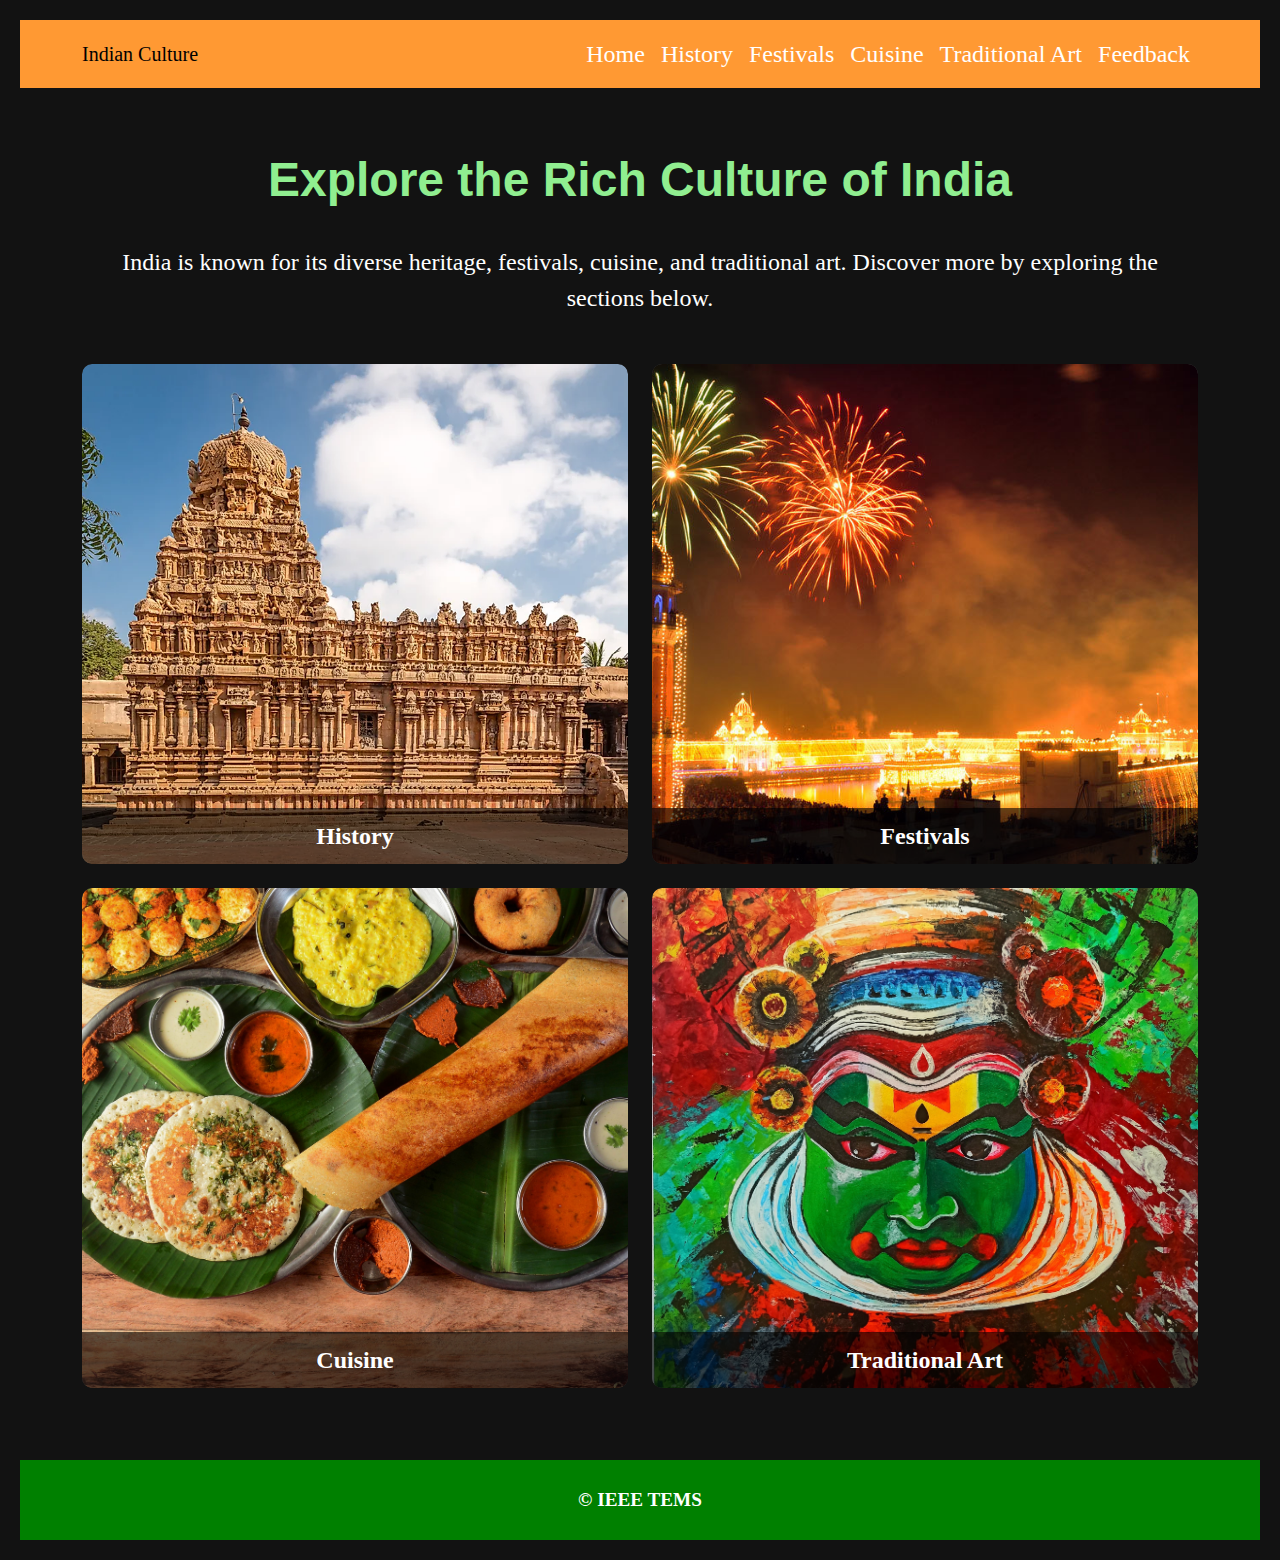
<file: index.html>
<!DOCTYPE html>
<html lang="en">
<head>
    <meta charset="UTF-8">
    <meta name="viewport" content="width=device-width, initial-scale=1">
    <title>Indian Culture</title>
    <link href="https://cdn.jsdelivr.net/npm/bootstrap@5.3.0/dist/css/bootstrap.min.css" rel="stylesheet">
    <link rel="stylesheet" href="css files/style.css">
</head>
<body>
    <!-- Navigation Bar -->
    <nav class="navbar navbar-expand-lg">
        <div class="container">
            <a class="navbar-brand" href="index.html">Indian Culture</a>
            <button class="navbar-toggler" type="button" data-bs-toggle="collapse" data-bs-target="#navbarNav">
                <span class="navbar-toggler-icon"></span>
            </button>
            <div class="collapse navbar-collapse" id="navbarNav">
                <ul class="navbar-nav ms-auto">
                    <li class="nav-item"><a class="nav-link" href="index.html">Home</a></li>
                    <li class="nav-item"><a class="nav-link" href="history.html">History</a></li>
                    <li class="nav-item"><a class="nav-link" href="festivals.html">Festivals</a></li>
                    <li class="nav-item"><a class="nav-link" href="cuisine.html">Cuisine</a></li>
                    <li class="nav-item"><a class="nav-link" href="art.html">Traditional Art</a></li>
                    <li class="nav-item"><a class="nav-link" href="feedback.html">Feedback</a></li>
                </ul>
            </div>
        </div>
    </nav>

    <!-- Landing Page Content -->
    <section class="container mt-5 text-center">
        <h2 class="title">Explore the Rich Culture of India</h2>
        <p>India is known for its diverse heritage, festivals, cuisine, and traditional art. Discover more by exploring the sections below.</p>
        
        <div class="row mt-4 gx-4 gy-4 text-center">
            <div class="col-md-6">
                <a href="history.html" class="culture-card">
                    <img src="images/history.jpg" alt="History">
                    <div class="card-overlay">History</div>
                </a>
            </div>
            <div class="col-md-6">
                <a href="festivals.html" class="culture-card">
                    <img src="images/festivals.jpg" alt="Festivals">
                    <div class="card-overlay">Festivals</div>
                </a>
            </div>
            <div class="col-md-6">
                <a href="cuisine.html" class="culture-card">
                    <img src="images/cuisine.jpg" alt="Cuisine">
                    <div class="card-overlay">Cuisine</div>
                </a>
            </div>
            <div class="col-md-6">
                <a href="art.html" class="culture-card">
                    <img src="images/art.jpg" alt="Traditional Art">
                    <div class="card-overlay">Traditional Art</div>
                </a>
            </div>
        </div>
    </section>

    <section>
        <br></br>
    </section>
    <footer class="footer">
        <div class="text-center py-3">© IEEE TEMS</div>
    </footer>

    <!-- Bootstrap JS -->
    <script src="https://cdn.jsdelivr.net/npm/bootstrap@5.3.0/dist/js/bootstrap.bundle.min.js"></script>
</body>
</html>
</file>
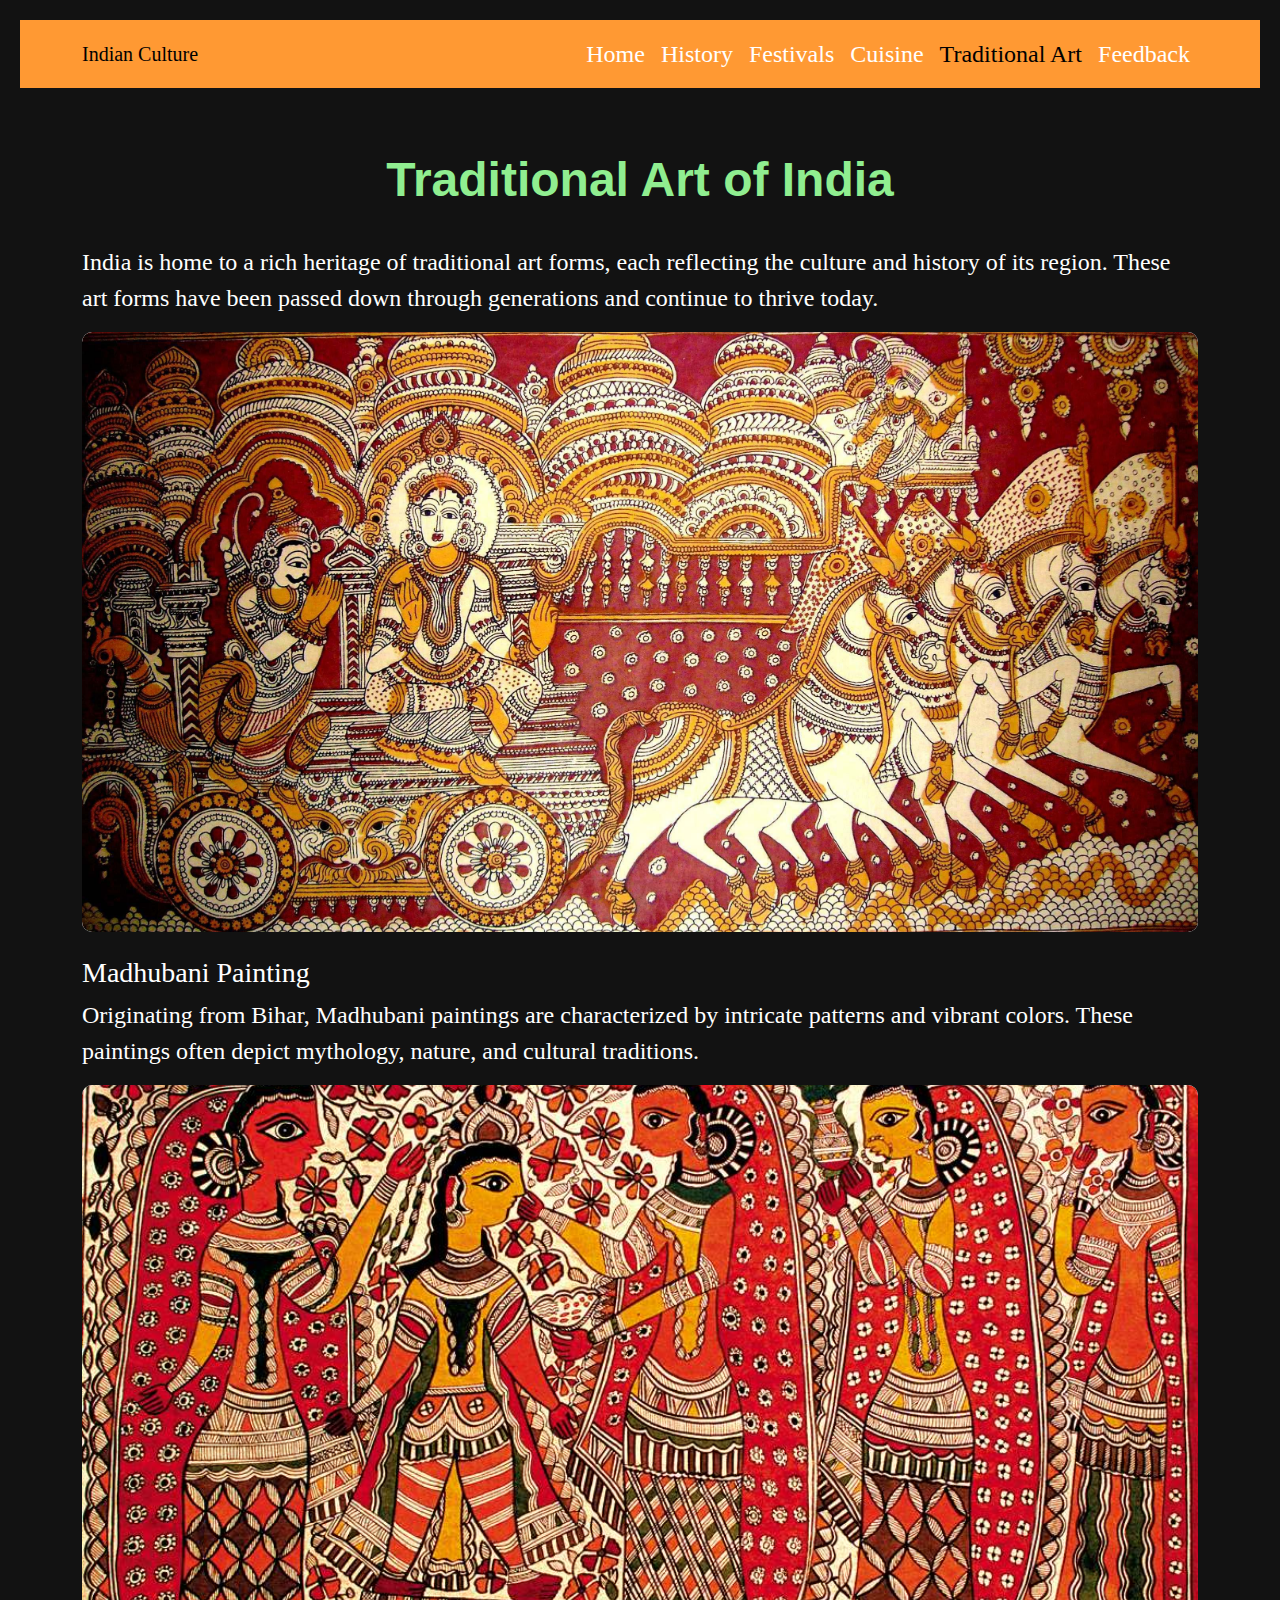
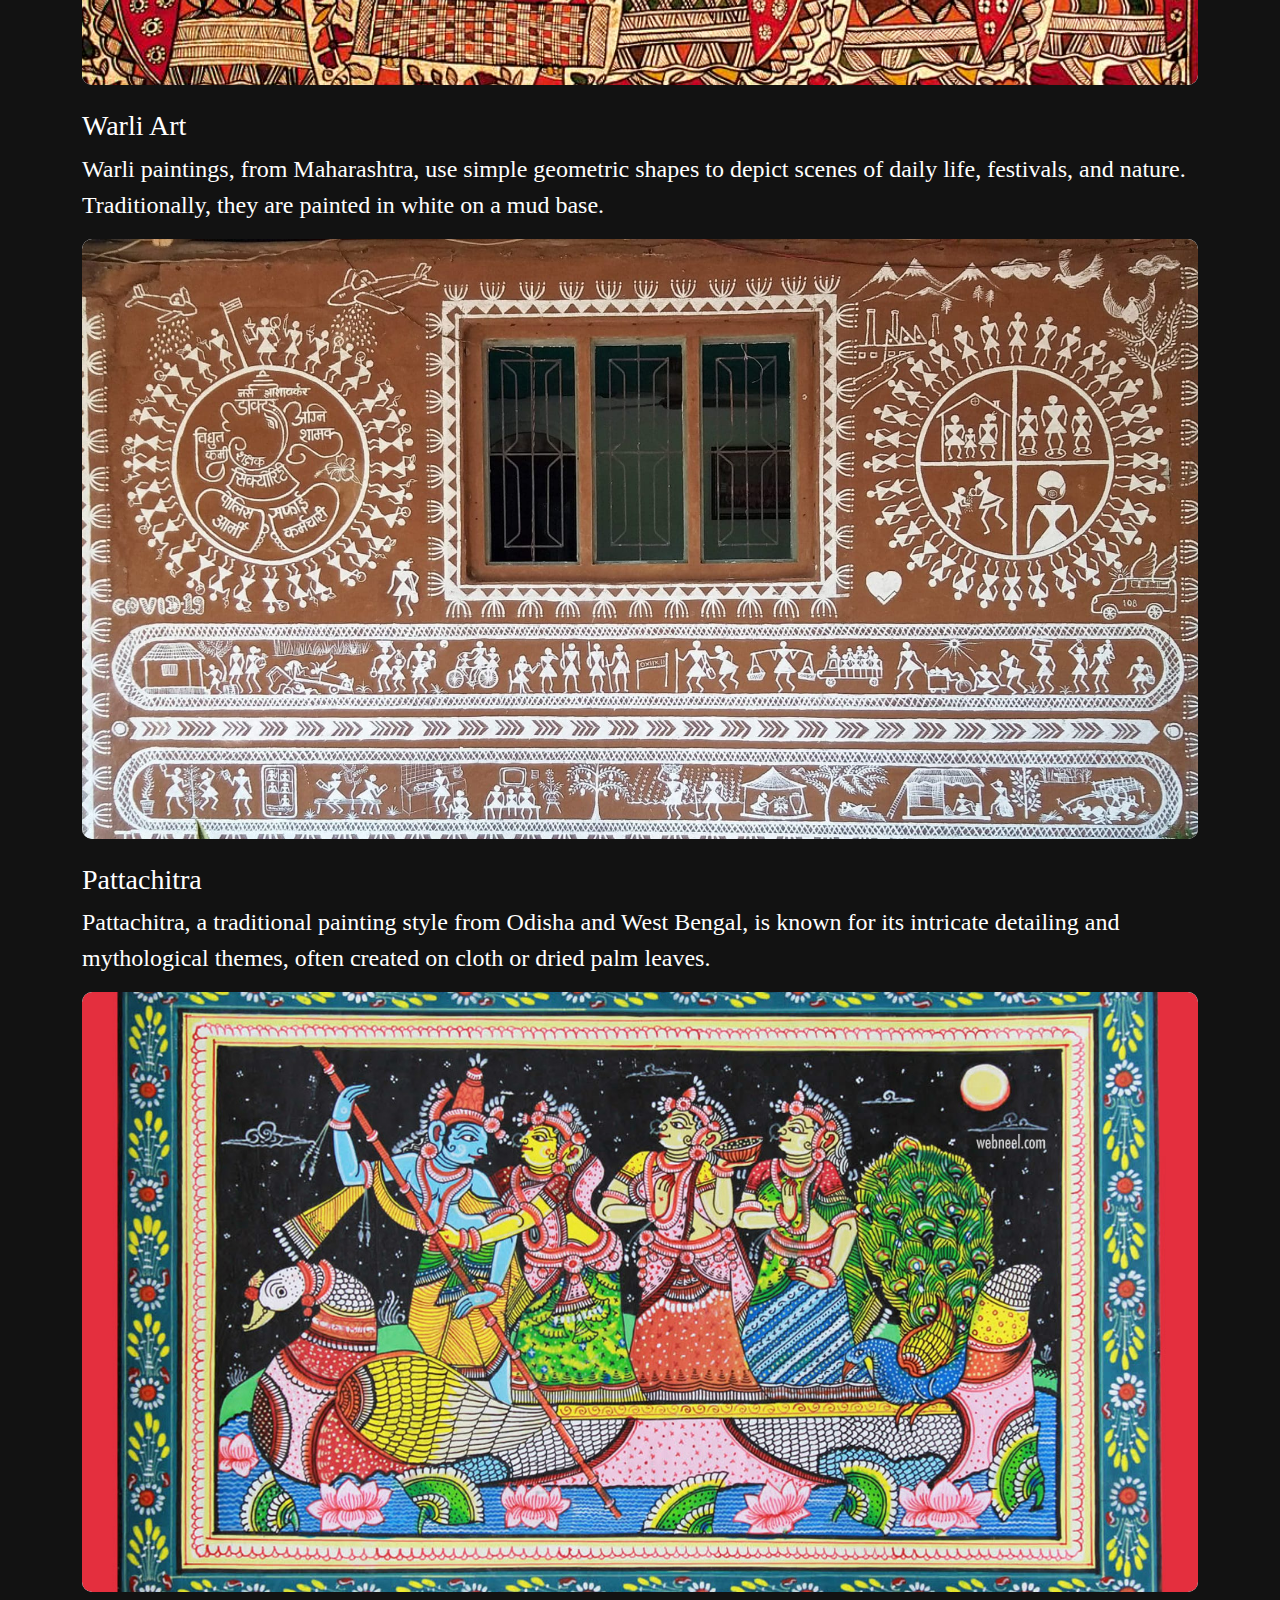
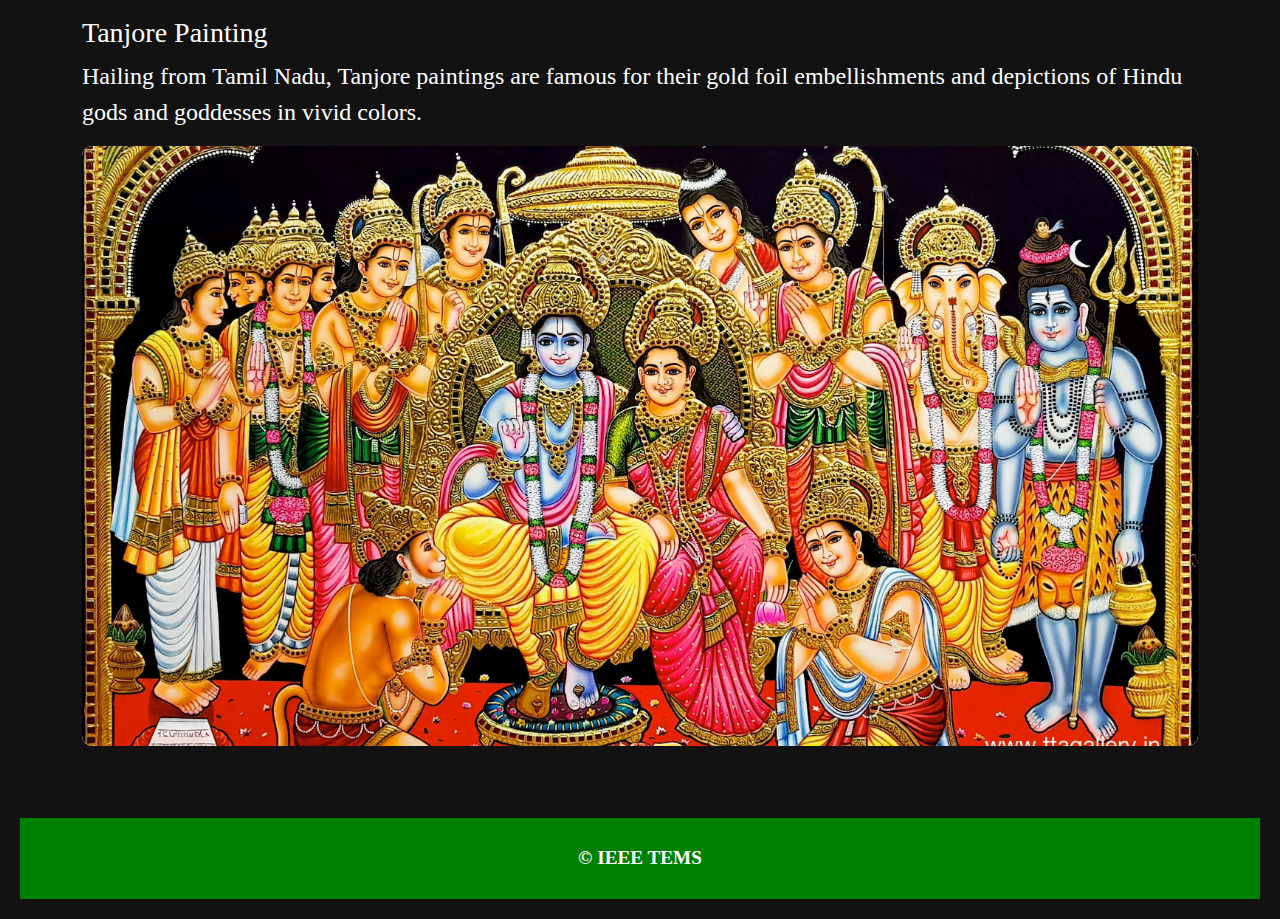
<file: art.html>
<!DOCTYPE html>
<html lang="en">
<head>
    <meta charset="UTF-8">
    <meta name="viewport" content="width=device-width, initial-scale=1">
    <title>Traditional Art of India</title>
    <link href="https://cdn.jsdelivr.net/npm/bootstrap@5.3.0/dist/css/bootstrap.min.css" rel="stylesheet">
    <link rel="stylesheet" href="css files/style.css">
</head>
<body>
    <!-- Navigation Bar -->
    <nav class="navbar navbar-expand-lg">
        <div class="container">
            <a class="navbar-brand" href="index.html">Indian Culture</a>
            <button class="navbar-toggler" type="button" data-bs-toggle="collapse" data-bs-target="#navbarNav">
                <span class="navbar-toggler-icon"></span>
            </button>
            <div class="collapse navbar-collapse" id="navbarNav">
                <ul class="navbar-nav ms-auto">
                    <li class="nav-item"><a class="nav-link" href="index.html">Home</a></li>
                    <li class="nav-item"><a class="nav-link" href="history.html">History</a></li>
                    <li class="nav-item"><a class="nav-link" href="festivals.html">Festivals</a></li>
                    <li class="nav-item"><a class="nav-link" href="cuisine.html">Cuisine</a></li>
                    <li class="nav-item"><a class="nav-link active" href="#">Traditional Art</a></li>
                    <li class="nav-item"><a class="nav-link" href="feedback.html">Feedback</a></li>
                </ul>
            </div>
        </div>
    </nav>

    <!-- Traditional Art Content -->
    <section class="container mt-5">
        <h2 class="title">Traditional Art of India</h2>
        <p>India is home to a rich heritage of traditional art forms, each reflecting the culture and history of its region. These art forms have been passed down through generations and continue to thrive today.</p>
        
        <div class="text-center">
            <div class="culture-card" style="width:100%; height:600px; background:#ddd;"><img src="images/art2.jpg"></div>
        </div>

        <h3 class="mt-4">Madhubani Painting</h3>
        <p>Originating from Bihar, Madhubani paintings are characterized by intricate patterns and vibrant colors. These paintings often depict mythology, nature, and cultural traditions.</p>
        
        <div class="text-center">
            <div class="culture-card" style="width:100%; height:600px; background:#ddd;"><img src="images/madhubani.jpg"></div>
        </div>
        
        <h3 class="mt-4">Warli Art</h3>
        <p>Warli paintings, from Maharashtra, use simple geometric shapes to depict scenes of daily life, festivals, and nature. Traditionally, they are painted in white on a mud base.</p>
        
        <div class="text-center">
            <div class="culture-card" style="width:100%; height:600px; background:#ddd;"><img src="images/warli.jpg"></div>
        </div>

        <h3 class="mt-4">Pattachitra</h3>
        <p>Pattachitra, a traditional painting style from Odisha and West Bengal, is known for its intricate detailing and mythological themes, often created on cloth or dried palm leaves.</p>
        
        <div class="text-center">
            <div class="culture-card" style="width:100%; height:600px; background:#ddd;"><img src="images/pattachitra.jpg"></div>
        </div>

        <h3 class="mt-4">Tanjore Painting</h3>
        <p>Hailing from Tamil Nadu, Tanjore paintings are famous for their gold foil embellishments and depictions of Hindu gods and goddesses in vivid colors.</p>
        
        <div class="text-center">
            <div class="culture-card" style="width:100%; height:600px; background:#ddd;"><img src="images/tanjore.jpg"></div>
        </div>
    </section>
    <section>
        <br></br>
    </section>
    <footer class="footer">
        <div class="text-center py-3">© IEEE TEMS</div>
    </footer>

    <!-- Bootstrap JS -->
    <script src="https://cdn.jsdelivr.net/npm/bootstrap@5.3.0/dist/js/bootstrap.bundle.min.js"></script>
</body>
</html>
</file>
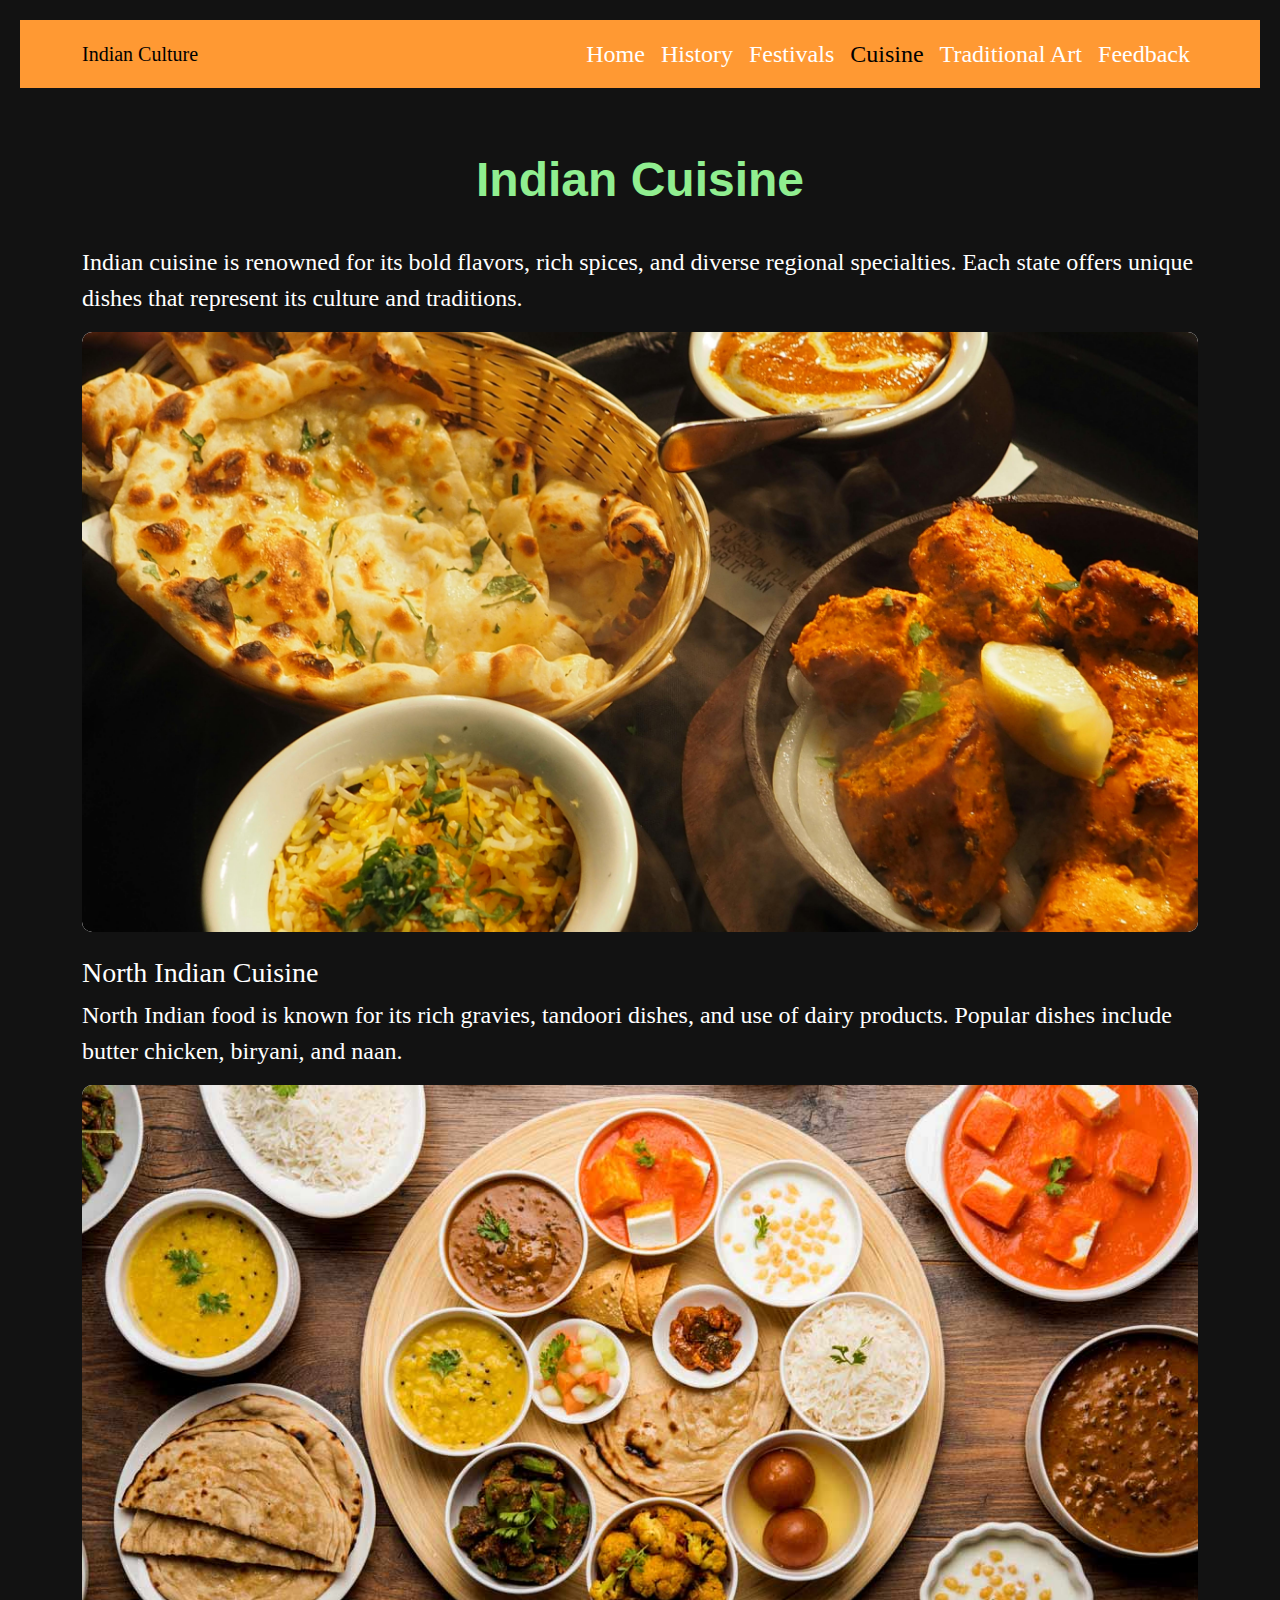
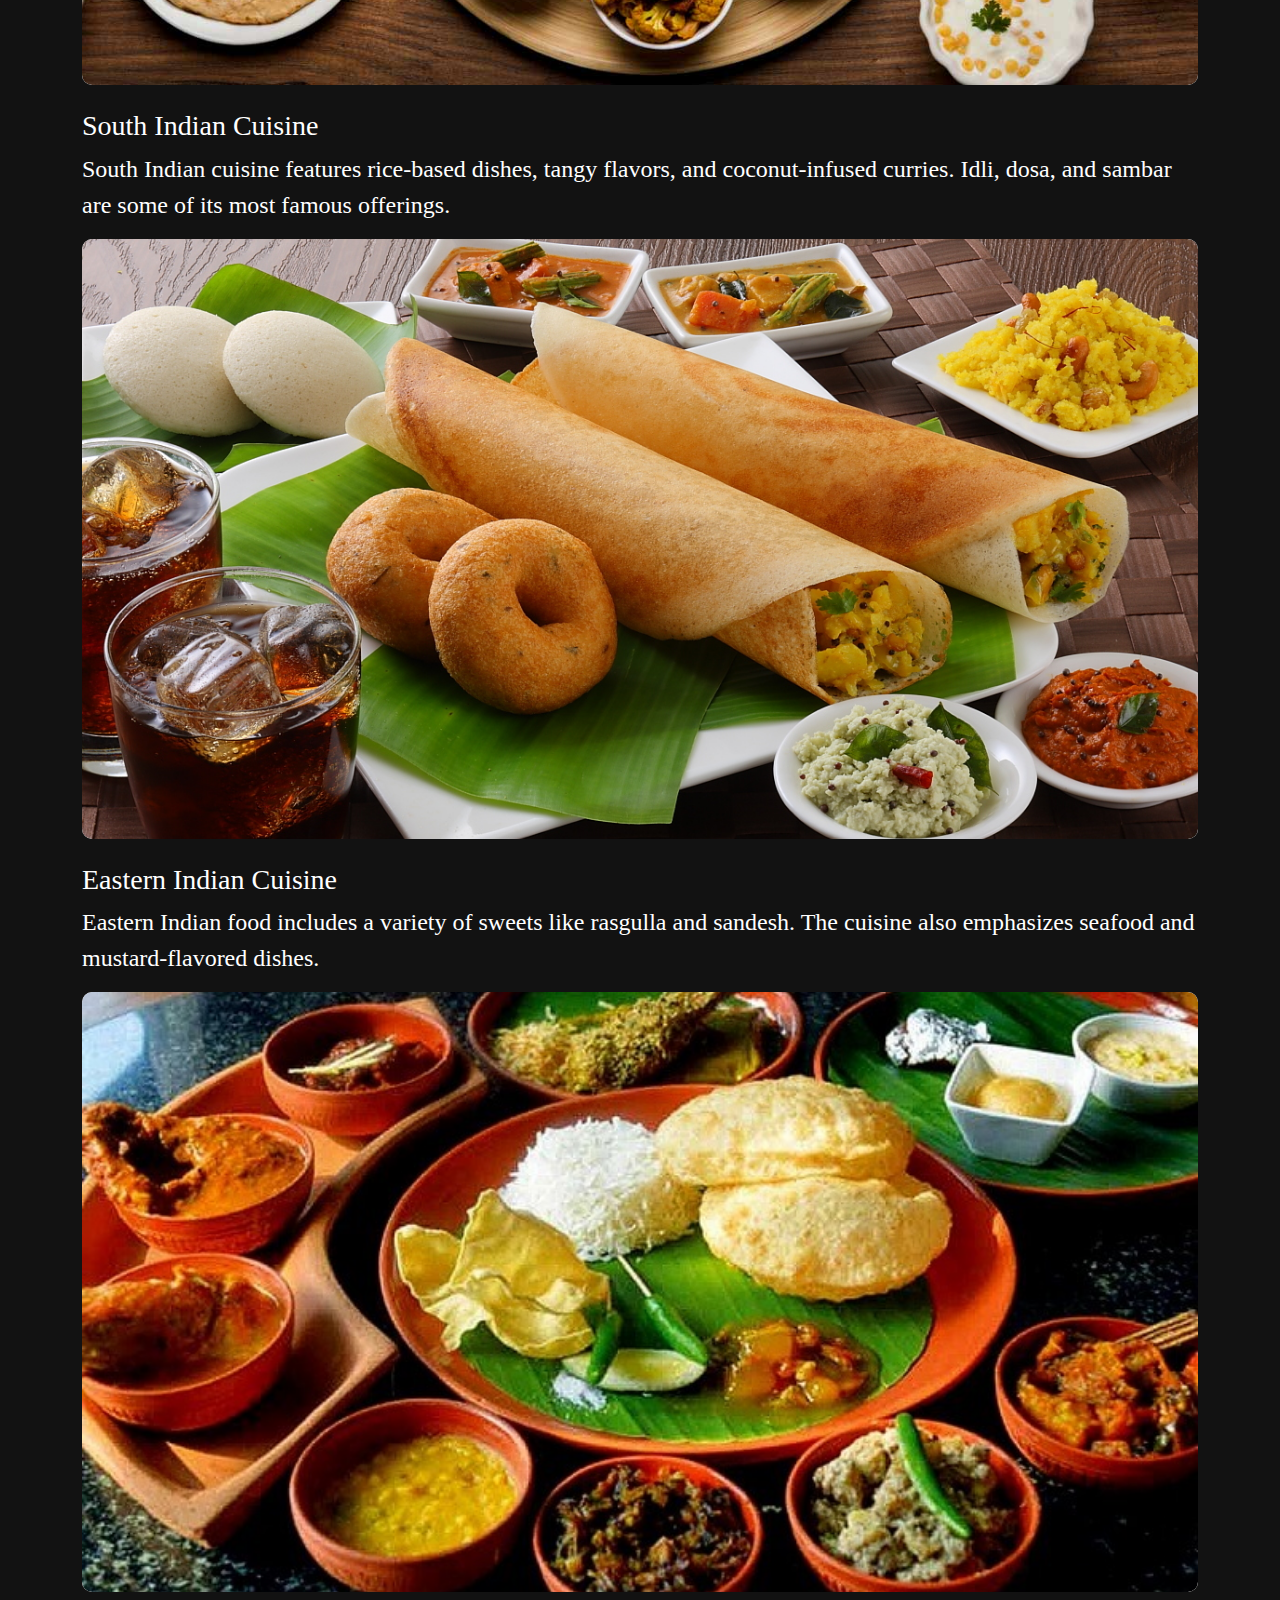
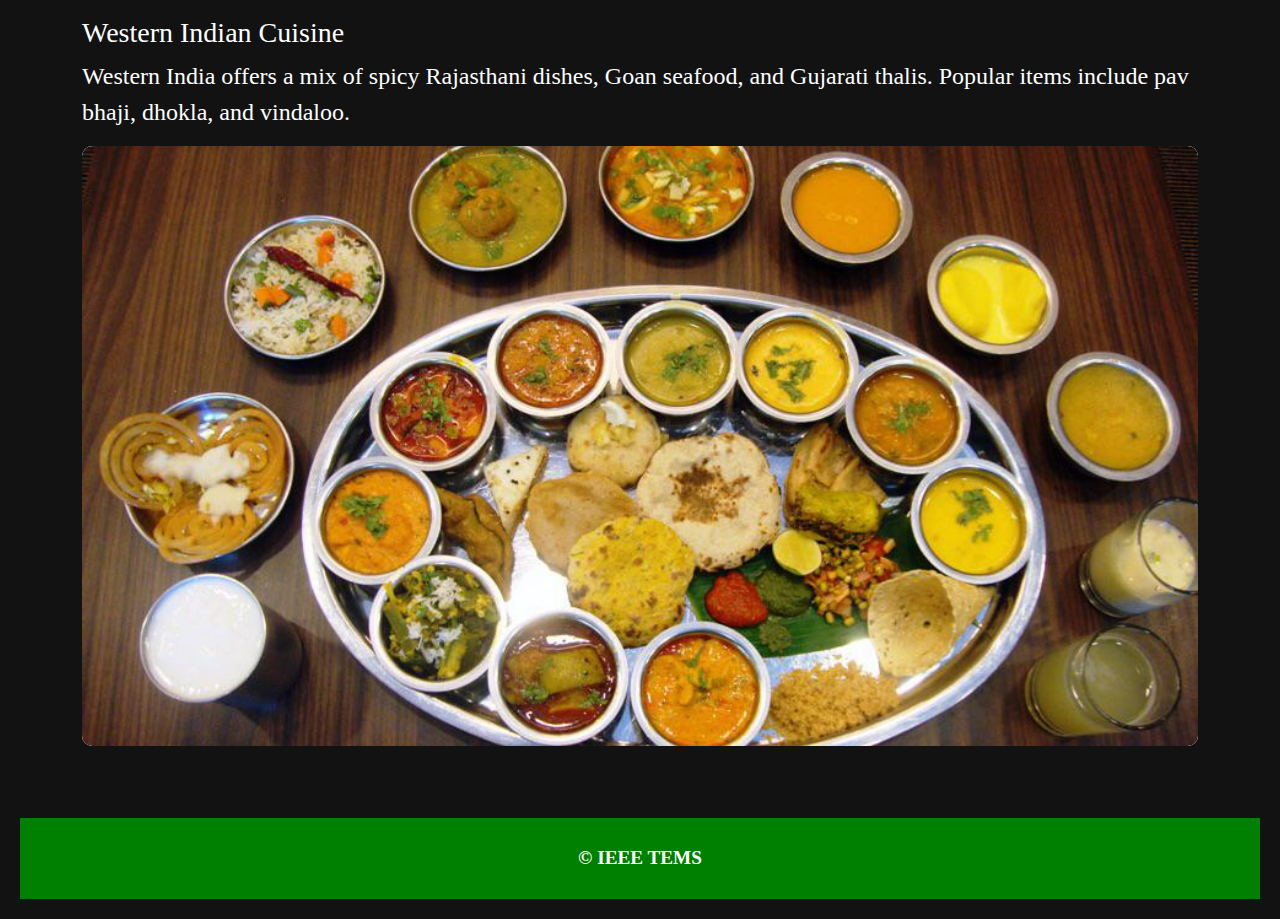
<file: cuisine.html>
<!DOCTYPE html>
<html lang="en">
<head>
    <meta charset="UTF-8">
    <meta name="viewport" content="width=device-width, initial-scale=1">
    <title>Indian Cuisine</title>
    <link href="https://cdn.jsdelivr.net/npm/bootstrap@5.3.0/dist/css/bootstrap.min.css" rel="stylesheet">
    <link rel="stylesheet" href="css files/style.css">
</head>
<body>
    <!-- Navigation Bar -->
    <nav class="navbar navbar-expand-lg">
        <div class="container">
            <a class="navbar-brand" href="index.html">Indian Culture</a>
            <button class="navbar-toggler" type="button" data-bs-toggle="collapse" data-bs-target="#navbarNav">
                <span class="navbar-toggler-icon"></span>
            </button>
            <div class="collapse navbar-collapse" id="navbarNav">
                <ul class="navbar-nav ms-auto">
                    <li class="nav-item"><a class="nav-link" href="index.html">Home</a></li>
                    <li class="nav-item"><a class="nav-link" href="history.html">History</a></li>
                    <li class="nav-item"><a class="nav-link" href="festivals.html">Festivals</a></li>
                    <li class="nav-item"><a class="nav-link active" href="#">Cuisine</a></li>
                    <li class="nav-item"><a class="nav-link" href="art.html">Traditional Art</a></li>
                    <li class="nav-item"><a class="nav-link" href="feedback.html">Feedback</a></li>
                </ul>
            </div>
        </div>
    </nav>

    <!-- Cuisine Content -->
    <section class="container mt-5">
        <h2 class="title">Indian Cuisine</h2>
        <p>Indian cuisine is renowned for its bold flavors, rich spices, and diverse regional specialties. Each state offers unique dishes that represent its culture and traditions.</p>
        
        <div class="text-center">
            <div class="culture-card" style="width:100%; height:600px; background:#ddd;"><img src="images/cuisine2.jpg"></div>
        </div>

        <h3 class="mt-4">North Indian Cuisine</h3>
        <p>North Indian food is known for its rich gravies, tandoori dishes, and use of dairy products. Popular dishes include butter chicken, biryani, and naan.</p>
        
        <div class="text-center">
            <div class="culture-card" style="width:100%; height:600px; background:#ddd;"><img src="images/north.jpg"></div>
        </div>
        
        <h3 class="mt-4">South Indian Cuisine</h3>
        <p>South Indian cuisine features rice-based dishes, tangy flavors, and coconut-infused curries. Idli, dosa, and sambar are some of its most famous offerings.</p>
        
        <div class="text-center">
            <div class="culture-card" style="width:100%; height:600px; background:#ddd;"><img src="images/south.jpg"></div>
        </div>

        <h3 class="mt-4">Eastern Indian Cuisine</h3>
        <p>Eastern Indian food includes a variety of sweets like rasgulla and sandesh. The cuisine also emphasizes seafood and mustard-flavored dishes.</p>
        
        <div class="text-center">
            <div class="culture-card" style="width:100%; height:600px; background:#ddd;"><img src="images/east1.jpg"></div>
        </div>

        <h3 class="mt-4">Western Indian Cuisine</h3>
        <p>Western India offers a mix of spicy Rajasthani dishes, Goan seafood, and Gujarati thalis. Popular items include pav bhaji, dhokla, and vindaloo.</p>
        
        <div class="text-center">
            <div class="culture-card" style="width:100%; height:600px; background:#ddd;"><img src="images/east.jpg"></div>
        </div>
    </section>
    <section>
        <br></br>
    </section>
    <footer class="footer">
        <div class="text-center py-3">© IEEE TEMS</div>
    </footer>

    <!-- Bootstrap JS -->
    <script src="https://cdn.jsdelivr.net/npm/bootstrap@5.3.0/dist/js/bootstrap.bundle.min.js"></script>
</body>
</html>
</file>
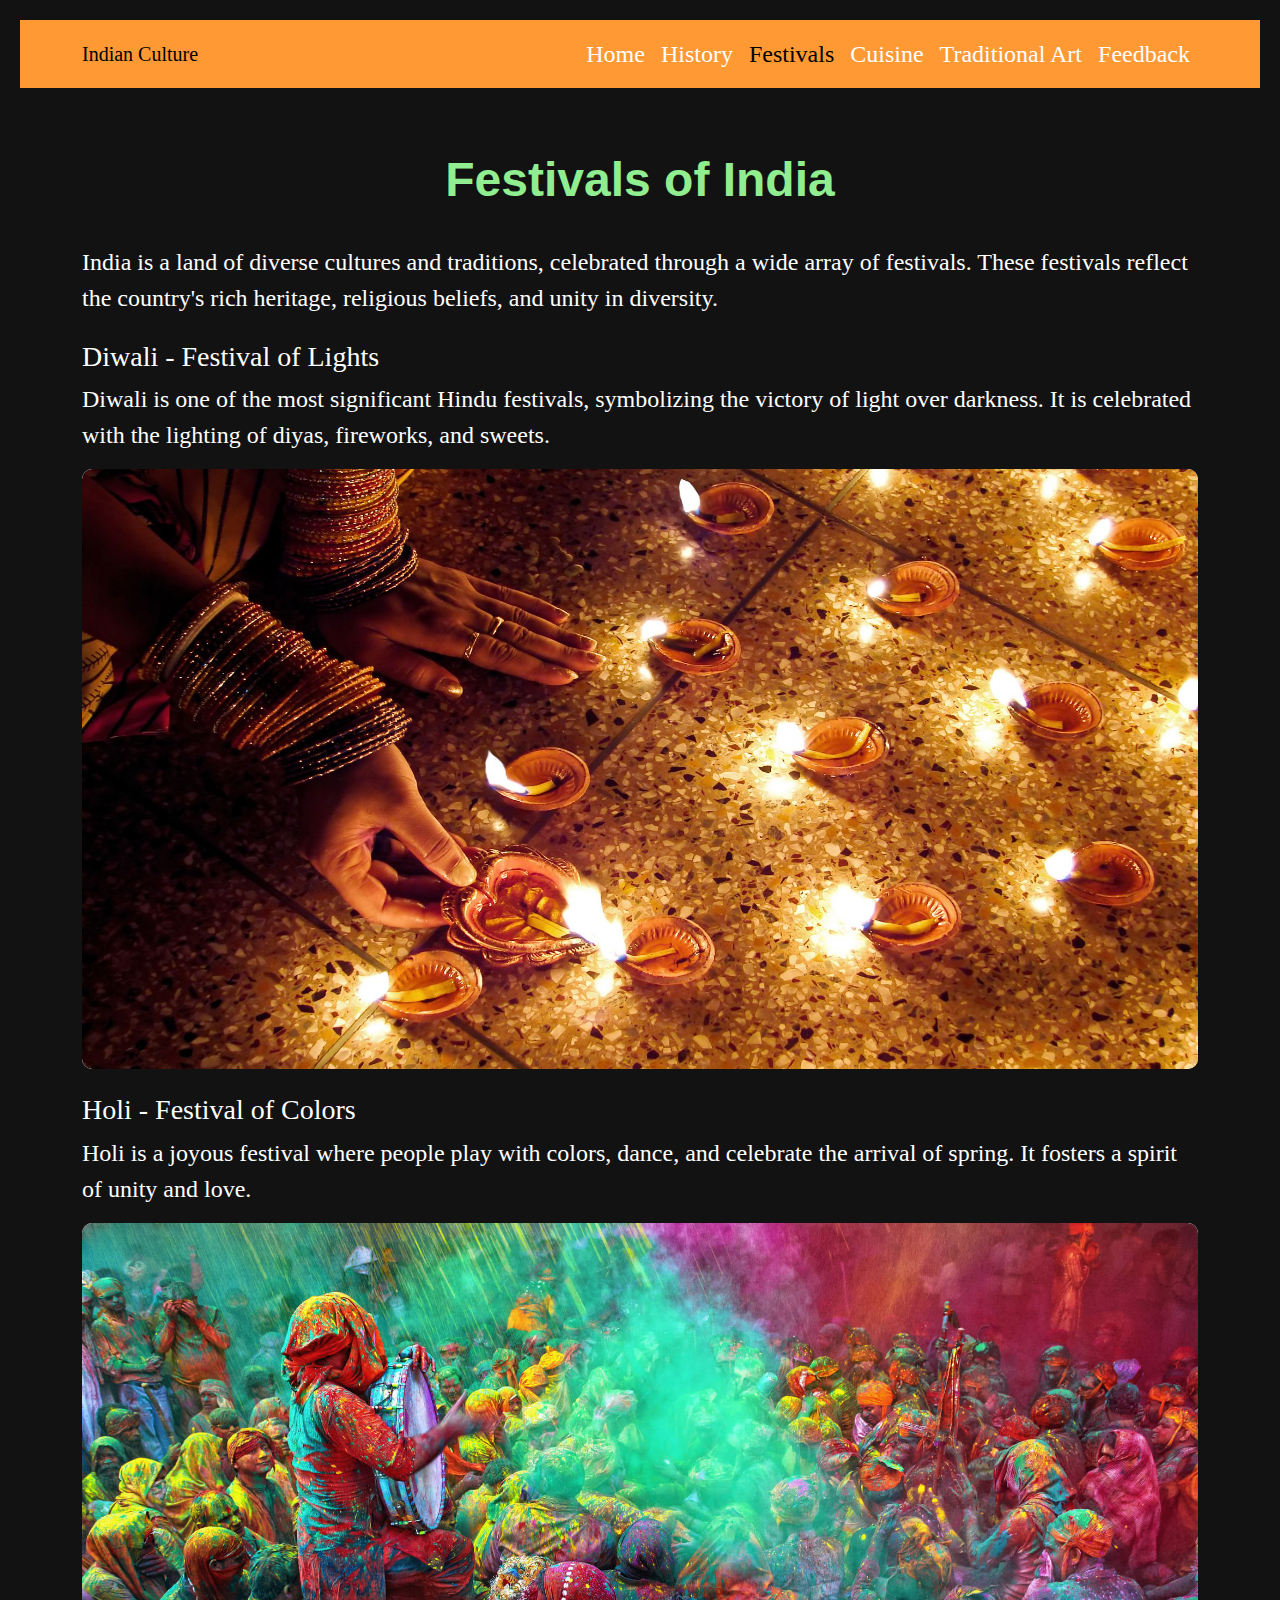
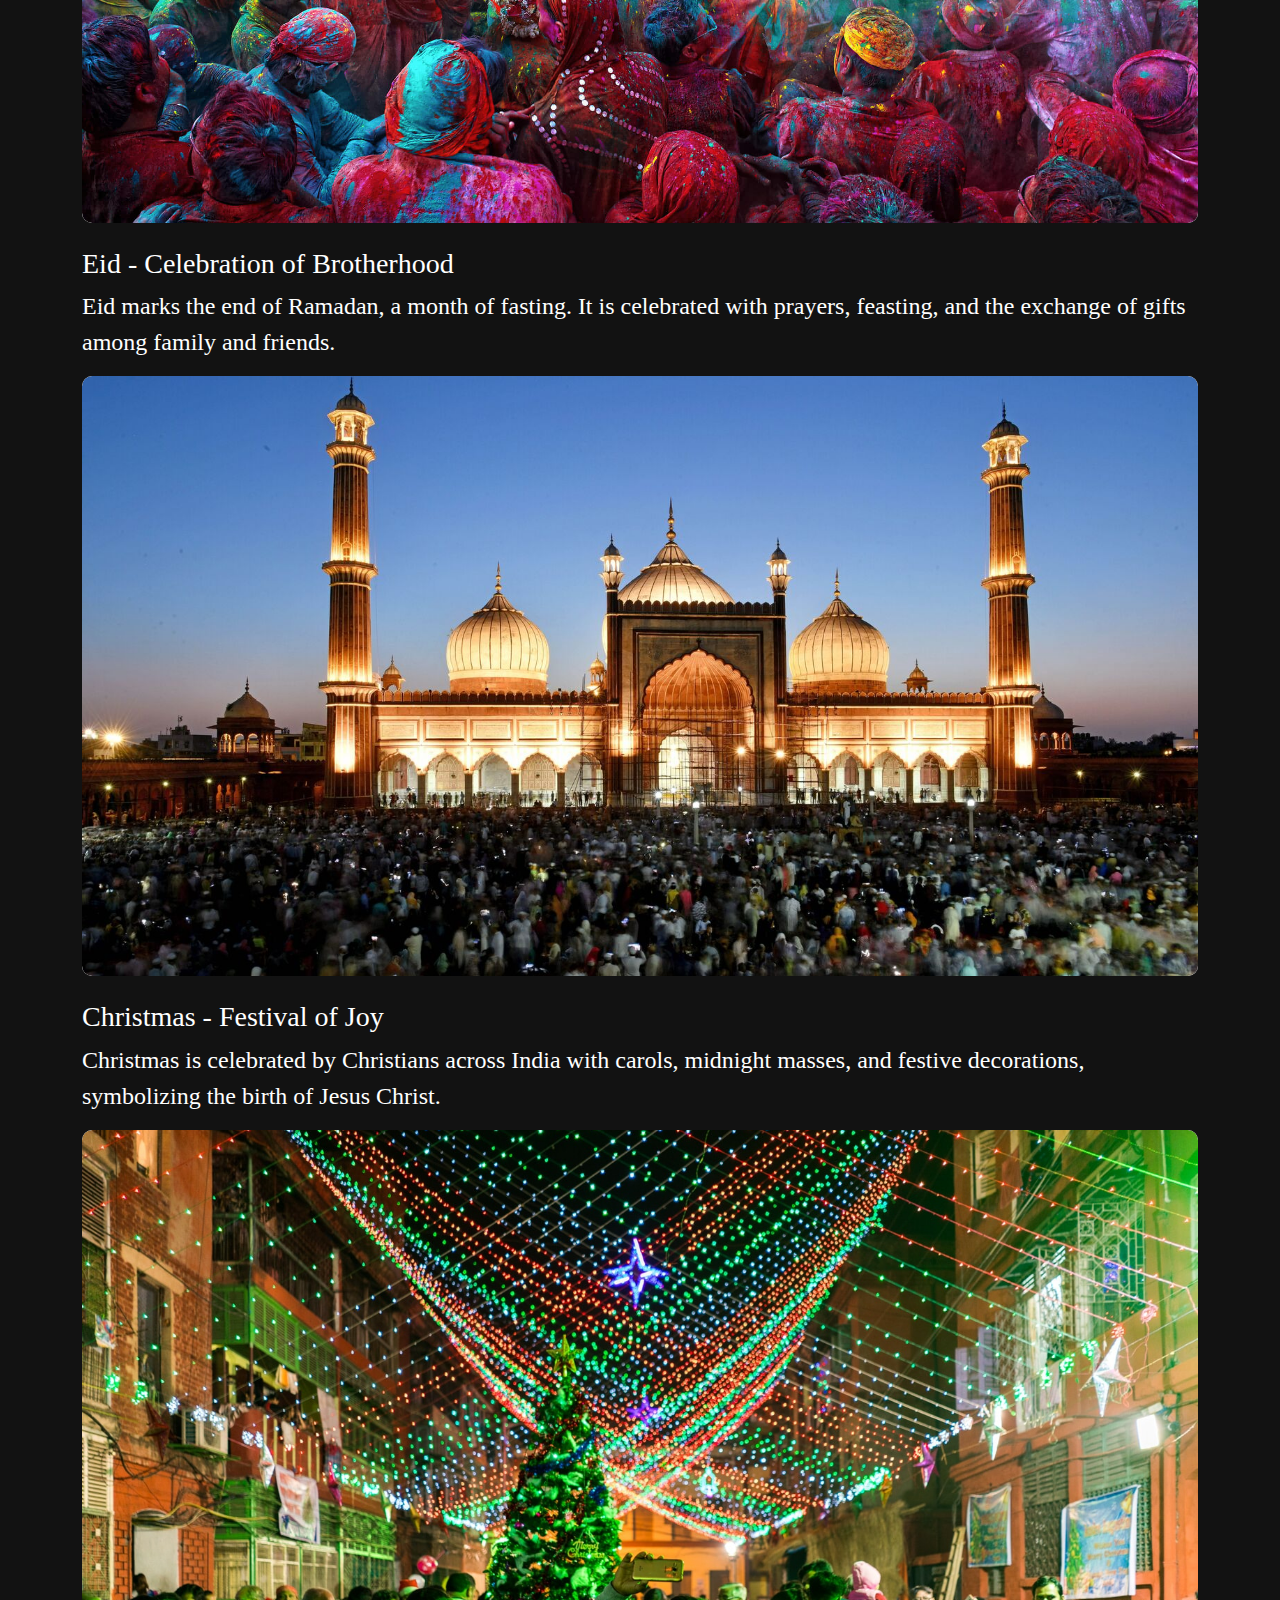
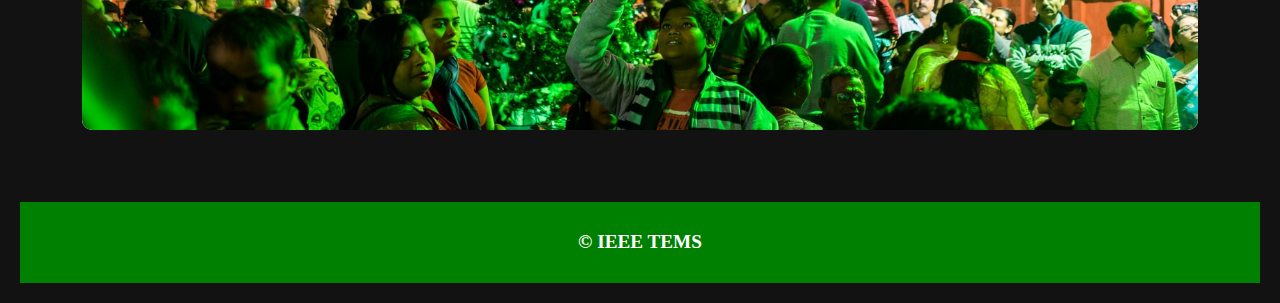
<file: festivals.html>
<!DOCTYPE html>
<html lang="en">
<head>
    <meta charset="UTF-8">
    <meta name="viewport" content="width=device-width, initial-scale=1">
    <title>Festivals of India</title>
    <link href="https://cdn.jsdelivr.net/npm/bootstrap@5.3.0/dist/css/bootstrap.min.css" rel="stylesheet">
    <link rel="stylesheet" href="css files/style.css">
</head>
<body>
    <!-- Navigation Bar -->
    <nav class="navbar navbar-expand-lg">
        <div class="container">
            <a class="navbar-brand" href="index.html">Indian Culture</a>
            <button class="navbar-toggler" type="button" data-bs-toggle="collapse" data-bs-target="#navbarNav">
                <span class="navbar-toggler-icon"></span>
            </button>
            <div class="collapse navbar-collapse" id="navbarNav">
                <ul class="navbar-nav ms-auto">
                    <li class="nav-item"><a class="nav-link" href="index.html">Home</a></li>
                    <li class="nav-item"><a class="nav-link" href="history.html">History</a></li>
                    <li class="nav-item"><a class="nav-link active" href="#">Festivals</a></li>
                    <li class="nav-item"><a class="nav-link" href="cuisine.html">Cuisine</a></li>
                    <li class="nav-item"><a class="nav-link" href="art.html">Traditional Art</a></li>
                    <li class="nav-item"><a class="nav-link" href="feedback.html">Feedback</a></li>
                </ul>
            </div>
        </div>
    </nav>

    
    <!-- Festivals Content -->
    <section class="container mt-5">
        <h2 class="title">Festivals of India</h2>
        <p>India is a land of diverse cultures and traditions, celebrated through a wide array of festivals. These festivals reflect the country's rich heritage, religious beliefs, and unity in diversity.</p>

        <h3 class="mt-4">Diwali - Festival of Lights</h3>
        <p>Diwali is one of the most significant Hindu festivals, symbolizing the victory of light over darkness. It is celebrated with the lighting of diyas, fireworks, and sweets.</p>
        
        <div class="text-center">
            <div class="culture-card" style="width:100%; height:600px; background:#ddd;"><img src="images/diwali.jpg"></div>
        </div>
        
        <h3 class="mt-4">Holi - Festival of Colors</h3>
        <p>Holi is a joyous festival where people play with colors, dance, and celebrate the arrival of spring. It fosters a spirit of unity and love.</p>
        
        <div class="text-center">
            <div class="culture-card" style="width:100%; height:600px; background:#ddd;"><img src="images/holi.jpg"></div>
        </div>

        <h3 class="mt-4">Eid - Celebration of Brotherhood</h3>
        <p>Eid marks the end of Ramadan, a month of fasting. It is celebrated with prayers, feasting, and the exchange of gifts among family and friends.</p>
        
        <div class="text-center">
            <div class="culture-card" style="width:100%; height:600px; background:#ddd;"><img src="images/eid.jpg"></div>
        </div>

        <h3 class="mt-4">Christmas - Festival of Joy</h3>
        <p>Christmas is celebrated by Christians across India with carols, midnight masses, and festive decorations, symbolizing the birth of Jesus Christ.</p>
        
        <div class="text-center">
            <div class="culture-card" style="width:100%; height:600px; background:#ddd;"><img src="images/xmas.jpg"></div>
        </div>
    </section>
    <section>
        <br></br>
    </section>
    <footer class="footer">
        <div class="text-center py-3">© IEEE TEMS</div>
    </footer>

    <!-- Bootstrap JS -->
    <script src="https://cdn.jsdelivr.net/npm/bootstrap@5.3.0/dist/js/bootstrap.bundle.min.js"></script>
</body>
</html>
</file>
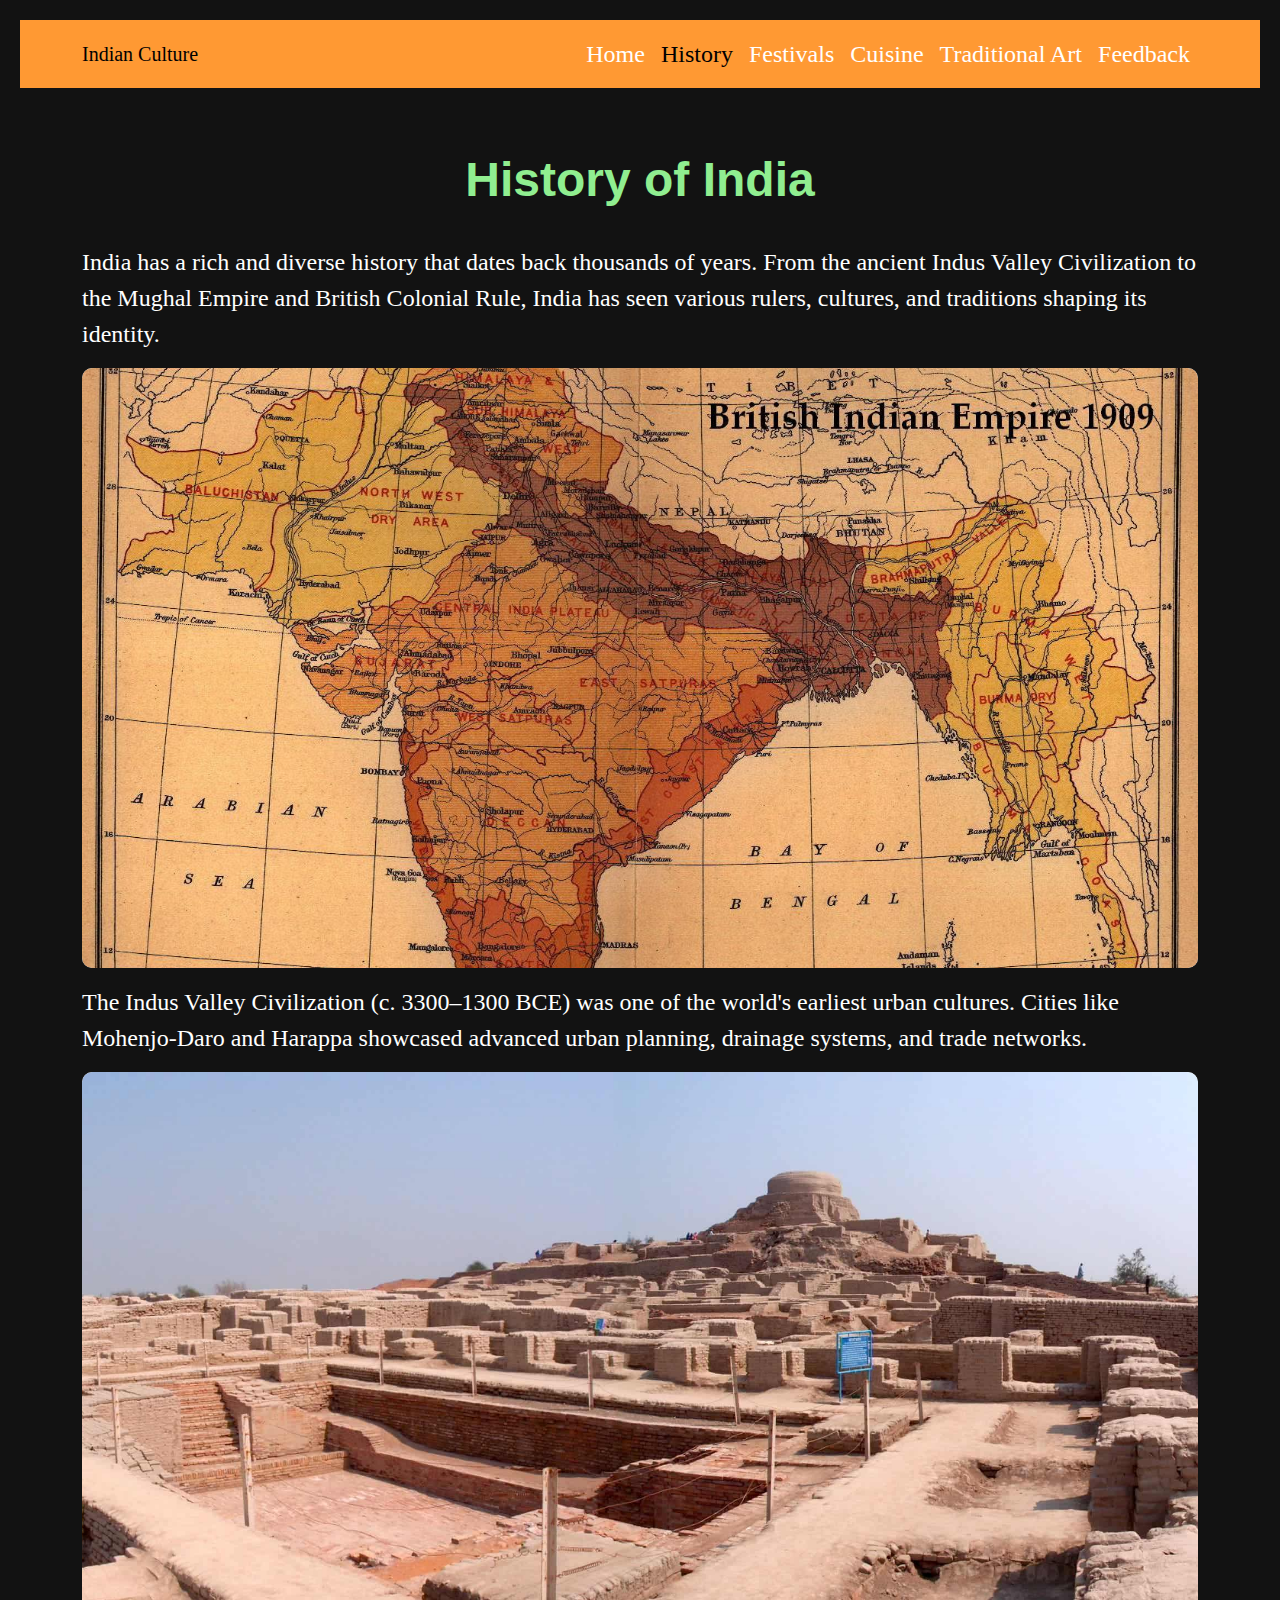
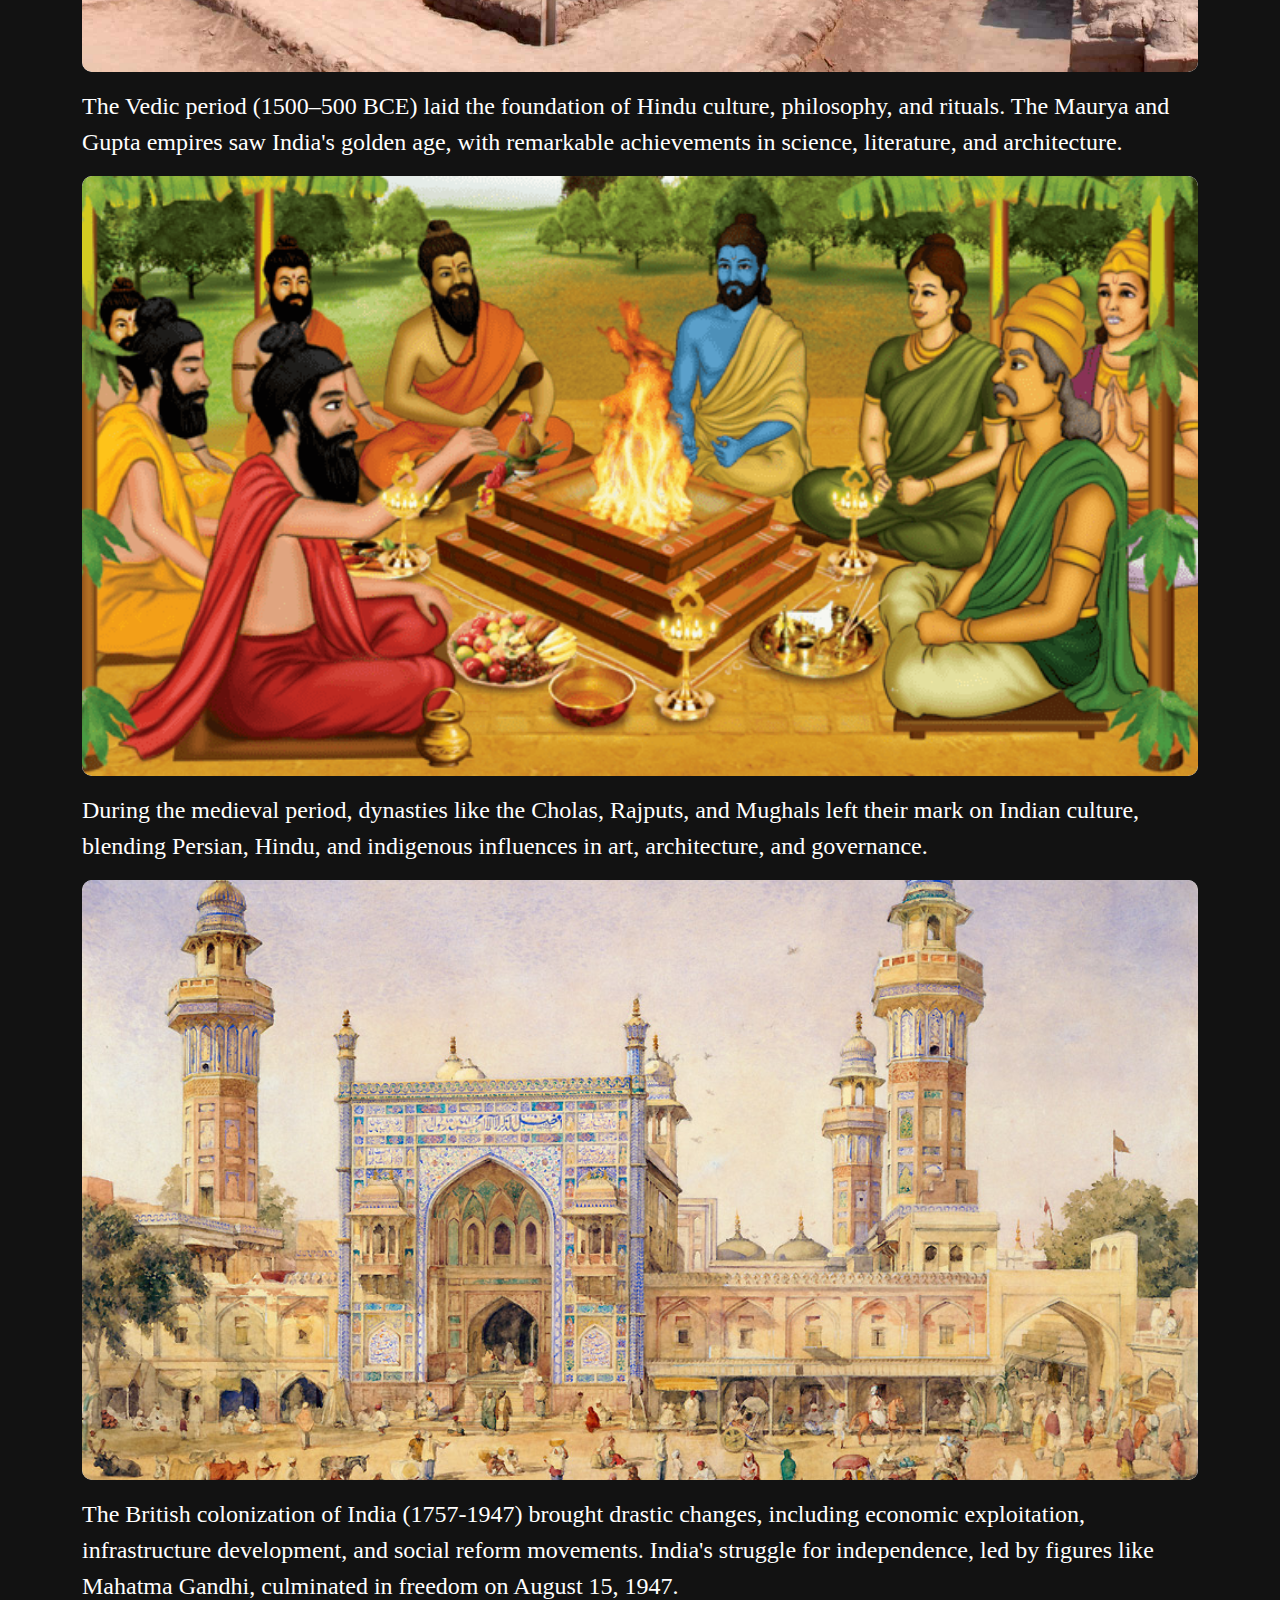
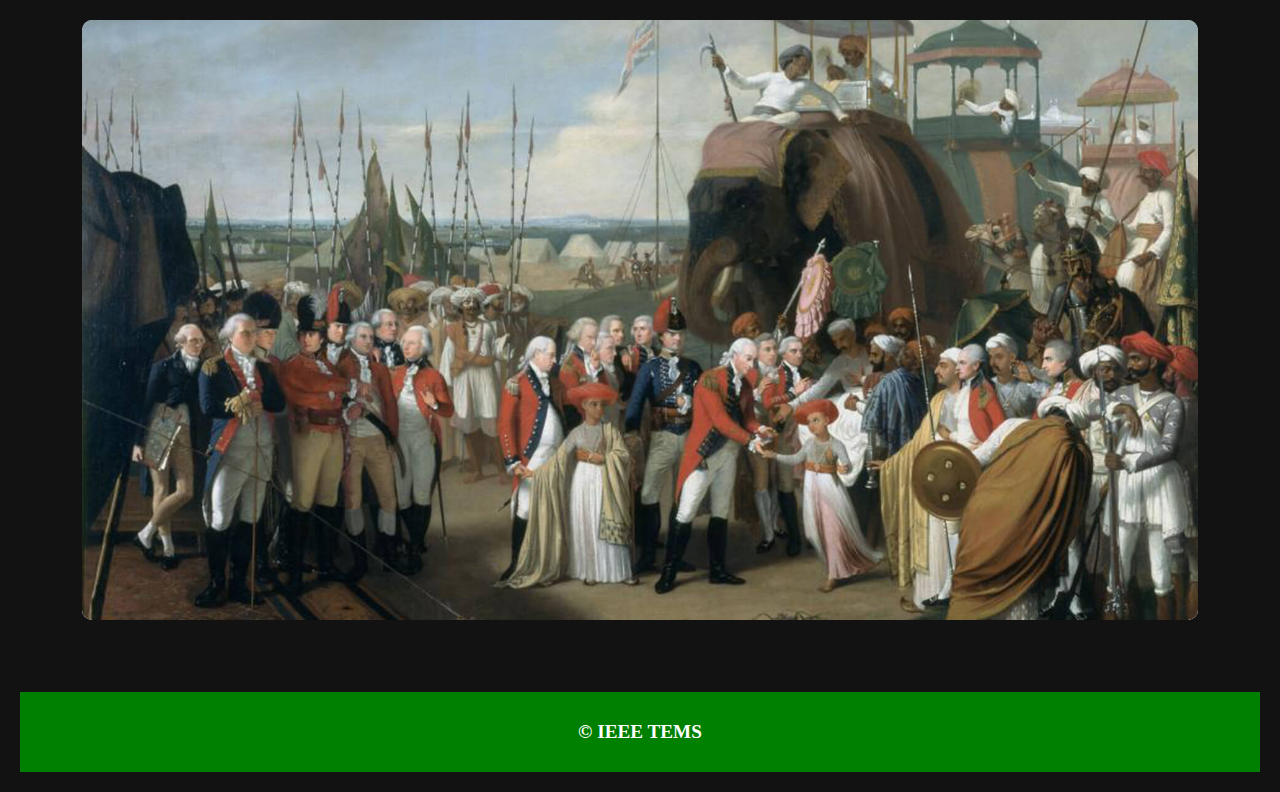
<file: history.html>
<!DOCTYPE html>
<html lang="en">
<head>
    <meta charset="UTF-8">
    <meta name="viewport" content="width=device-width, initial-scale=1">
    <title>History of India</title>
    <link href="https://cdn.jsdelivr.net/npm/bootstrap@5.3.0/dist/css/bootstrap.min.css" rel="stylesheet">
    <link rel="stylesheet" href="css files/style.css">
</head>
<body>
    <!-- Navigation Bar -->
    <nav class="navbar navbar-expand-lg">
        <div class="container">
            <a class="navbar-brand" href="index.html">Indian Culture</a>
            <button class="navbar-toggler" type="button" data-bs-toggle="collapse" data-bs-target="#navbarNav">
                <span class="navbar-toggler-icon"></span>
            </button>
            <div class="collapse navbar-collapse" id="navbarNav">
                <ul class="navbar-nav ms-auto">
                    <li class="nav-item"><a class="nav-link" href="index.html">Home</a></li>
                    <li class="nav-item"><a class="nav-link active" href="#">History</a></li>
                    <li class="nav-item"><a class="nav-link" href="festivals.html">Festivals</a></li>
                    <li class="nav-item"><a class="nav-link" href="cuisine.html">Cuisine</a></li>
                    <li class="nav-item"><a class="nav-link" href="art.html">Traditional Art</a></li>
                    <li class="nav-item"><a class="nav-link" href="feedback.html">Feedback</a></li>
                </ul>
            </div>
        </div>
    </nav>

    <!-- History Content -->
    <section class="container mt-5">
        <h2 class="title">History of India</h2>
        <p>India has a rich and diverse history that dates back thousands of years. From the ancient Indus Valley Civilization to the Mughal Empire and British Colonial Rule, India has seen various rulers, cultures, and traditions shaping its identity.</p>
        
        <div class="text-center">
            <div class="culture-card" style="width:100%; height:600px; background:#ddd;"><img src="images/history2.jpg"></div>
        </div>

        <p class="mt-3">The Indus Valley Civilization (c. 3300–1300 BCE) was one of the world's earliest urban cultures. Cities like Mohenjo-Daro and Harappa showcased advanced urban planning, drainage systems, and trade networks.</p>
        
        <div class="text-center">
            <div class="culture-card" style="width:100%; height:600px; background:#ddd;"><img src="images/indus.jpg"></div>
        </div>

        <p class="mt-3">The Vedic period (1500–500 BCE) laid the foundation of Hindu culture, philosophy, and rituals. The Maurya and Gupta empires saw India's golden age, with remarkable achievements in science, literature, and architecture.</p>
        
        <div class="text-center">
            <div class="culture-card" style="width:100%; height:600px; background:#ddd;"><img src="images/vedic.png"></div>
        </div>
        
        <p class="mt-3">During the medieval period, dynasties like the Cholas, Rajputs, and Mughals left their mark on Indian culture, blending Persian, Hindu, and indigenous influences in art, architecture, and governance.</p>
        
        <div class="text-center">
            <div class="culture-card" style="width:100%; height:600px; background:#ddd;"><img src="images/mughal.jpg"></div>
        </div>

        <p class="mt-3">The British colonization of India (1757-1947) brought drastic changes, including economic exploitation, infrastructure development, and social reform movements. India's struggle for independence, led by figures like Mahatma Gandhi, culminated in freedom on August 15, 1947.</p>
        
        <div class="text-center">
            <div class="culture-card" style="width:100%; height:600px; background:#ddd;"><img src="images/briish.jpg"></div>
        </div>
    </section>
    <section>
        <br></br>
    </section>
    <footer class="footer">
        <div class="text-center py-3">© IEEE TEMS</div>
    </footer>

    <!-- Bootstrap JS -->
    <script src="https://cdn.jsdelivr.net/npm/bootstrap@5.3.0/dist/js/bootstrap.bundle.min.js"></script>
</body>
</html>
</file>
<file: css files/style.css>
body { 
    background-color: #121212; 
    color: white;
    font-family: 'Georgia', serif;
    padding: 20px;
    font-size: 1.5rem;
}

.navbar { 
    background-color: #ff9933; 
    color: blue;
}

.navbar .nav-link { 
    color: white; 
}

.navbar .nav-link:hover { 
    color: #28a745; 
}

.btn-primary { 
    background-color: #28a745; 
    border-color: #28a745; 
    color: white;
    text-align: center;
}

.btn-primary:hover { 
    background-color: #ff9933; 
    border-color: #ff9933; 
}

.title {
    font-family: 'Georgia', sans-serif;
    color: lightgreen;
    font-size: 3rem;
    font-weight: bold;
    text-align: center;
    margin-bottom: 20px;
    padding: 15px;
}

.culture-card {
    display: flex;
    align-items: center;
    justify-content: center;
    position: relative;
    text-align: center;
    color: white;
    width: 100%;
    height: 500px; /* Increased button height */
    border-radius: 10px;
    overflow: hidden;
    transition: transform 0.3s ease;
    background-color: #333;
}

.culture-card img {
    width: 100%;
    height: 100%;
    object-fit: cover; /* Ensures image fits within button size */
    border-radius: 10px;
    display: block;
}

.culture-card .card-overlay {
    position: absolute;
    bottom: 0;
    left: 0;
    width: 100%;
    background: rgba(0, 0, 0, 0.6);
    padding: 10px;
    font-size: 1.5rem;
    font-weight: bold;
    text-align: center;
}

.culture-card:hover {
    transform: scale(1.05);
}

.footer {
    background-color: green;
    color: white;
    font-size: 1.2rem;
    font-family: Georgia, 'Times New Roman', Times, serif;
    font-weight: bold;
    text-align: center;
    padding: 10px 0;
    position: relative;
    width: 100%;
}
</file>
